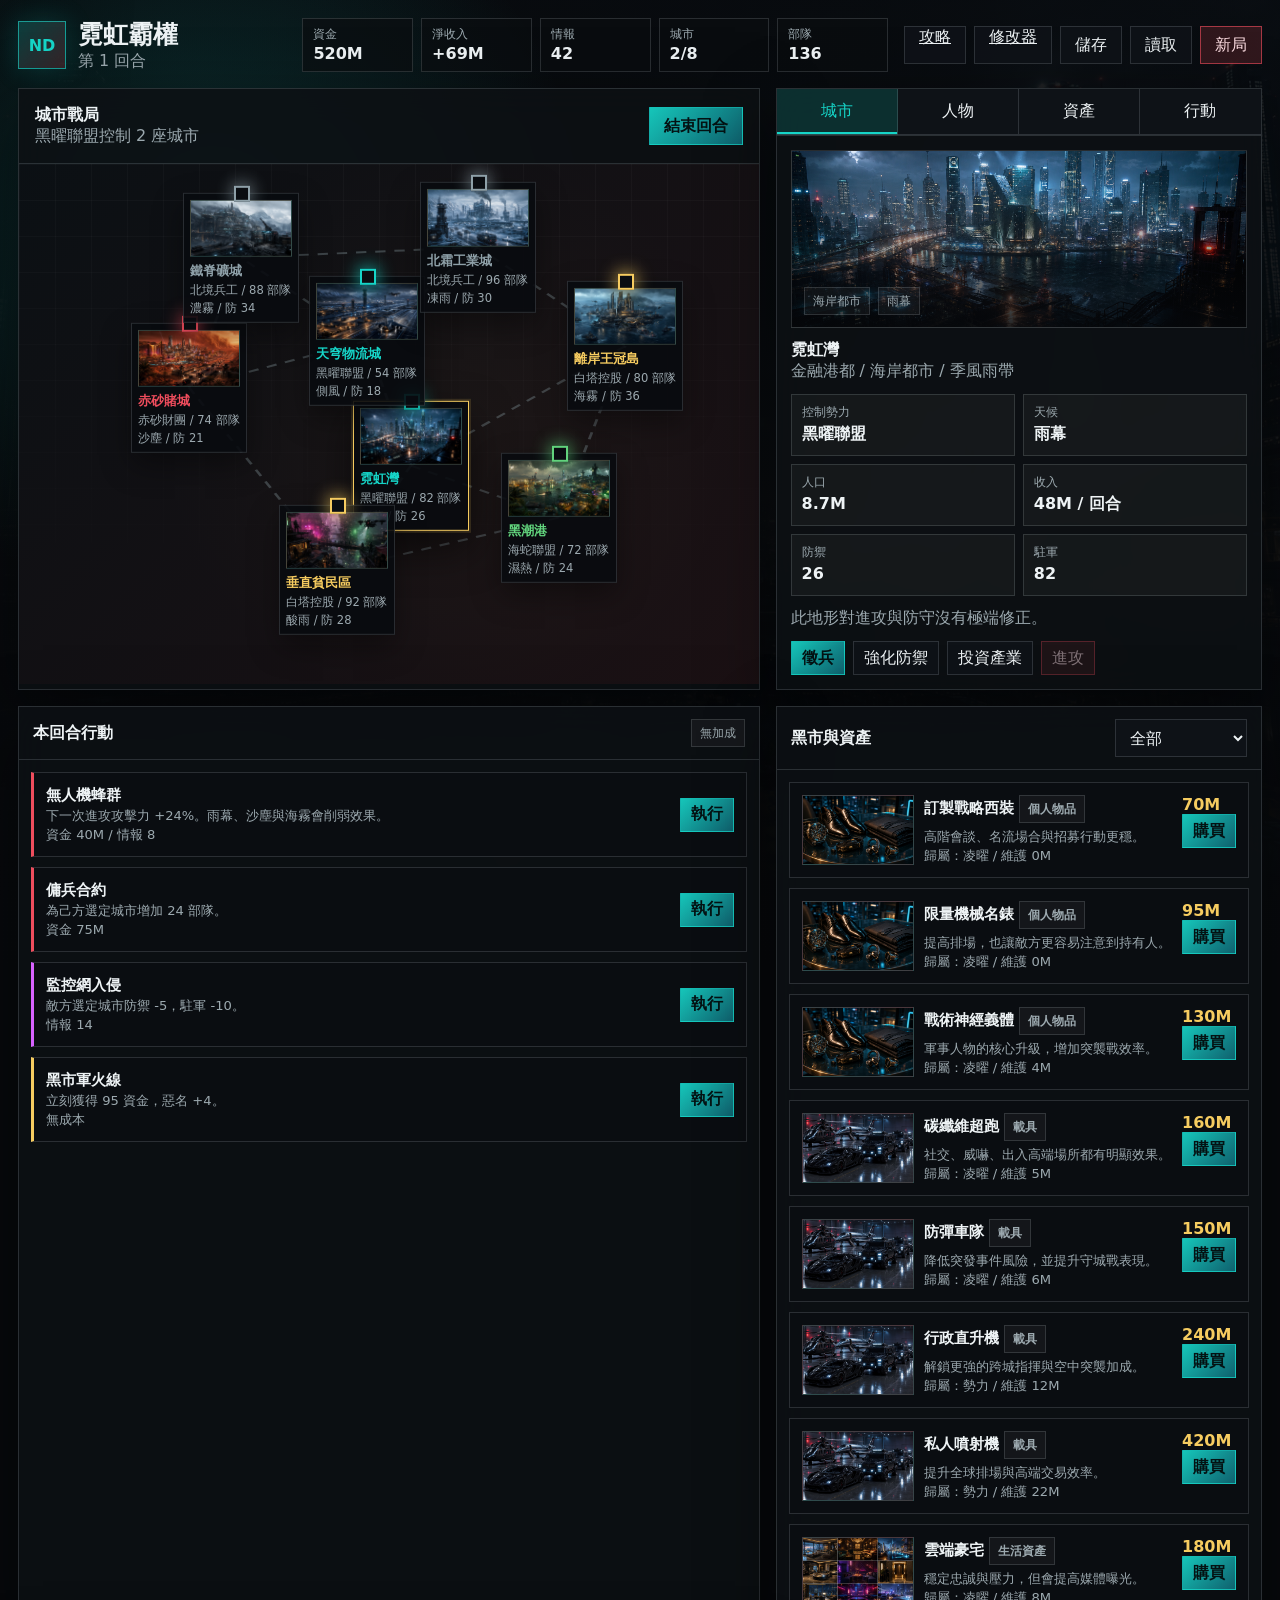
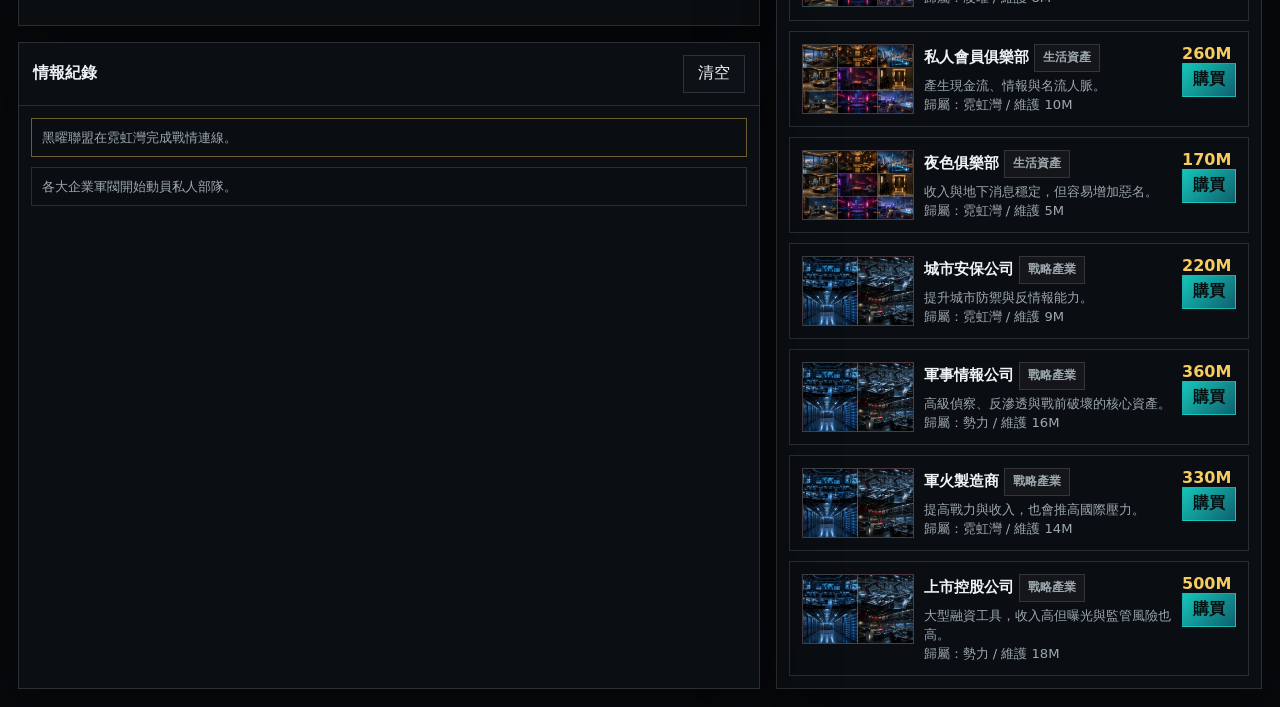
<file: index.html>
<!doctype html>
<html lang="zh-Hant">
  <head>
    <meta charset="utf-8" />
    <meta name="viewport" content="width=device-width, initial-scale=1" />
    <title>霓虹霸權</title>
    <link rel="stylesheet" href="styles.css" />
  </head>
  <body>
    <div class="app-shell">
      <header class="topbar">
        <div class="brand">
          <span class="brand-mark">ND</span>
          <div>
            <h1>霓虹霸權</h1>
            <p id="turnLabel">第 1 回合</p>
          </div>
        </div>
        <div class="stat-strip" id="statStrip"></div>
        <div class="top-actions">
          <a class="ghost-btn nav-link" href="guide.html">攻略</a>
          <a class="ghost-btn nav-link" href="modifier.html">修改器</a>
          <button class="ghost-btn" type="button" data-command="save">儲存</button>
          <button class="ghost-btn" type="button" data-command="load">讀取</button>
          <button class="danger-btn" type="button" data-command="new-game">新局</button>
        </div>
      </header>

      <main class="game-grid">
        <section class="panel map-panel" aria-label="城市地圖">
          <div class="panel-head">
            <div>
              <h2>城市戰局</h2>
              <p id="mapSummary">黑曜聯盟控制 0 座城市</p>
            </div>
            <button class="primary-btn" type="button" data-command="end-turn">結束回合</button>
          </div>
          <div class="map-canvas" id="cityMap">
            <svg class="route-layer" id="routeLayer" viewBox="0 0 100 100" preserveAspectRatio="none" aria-hidden="true"></svg>
            <div class="city-layer" id="cityLayer"></div>
          </div>
        </section>

        <section class="panel detail-panel" aria-label="指揮中心">
          <div class="tabs" role="tablist">
            <button class="tab active" type="button" data-tab="city">城市</button>
            <button class="tab" type="button" data-tab="officers">人物</button>
            <button class="tab" type="button" data-tab="assets">資產</button>
            <button class="tab" type="button" data-tab="actions">行動</button>
          </div>
          <div id="detailPanel"></div>
        </section>

        <section class="panel action-panel" aria-label="行動牌">
          <div class="panel-head compact">
            <h2>本回合行動</h2>
            <span id="buffLabel" class="pill">無加成</span>
          </div>
          <div class="action-hand" id="actionHand"></div>
        </section>

        <section class="panel market-panel" aria-label="資產商店">
          <div class="panel-head compact">
            <h2>黑市與資產</h2>
            <select id="marketFilter" class="select-control" aria-label="資產分類">
              <option value="all">全部</option>
              <option value="personal">個人物品</option>
              <option value="vehicle">載具</option>
              <option value="lifestyle">生活資產</option>
              <option value="industry">戰略產業</option>
            </select>
          </div>
          <div class="market-list" id="marketList"></div>
        </section>

        <section class="panel log-panel" aria-label="情報紀錄">
          <div class="panel-head compact">
            <h2>情報紀錄</h2>
            <button class="ghost-btn" type="button" data-command="clear-log">清空</button>
          </div>
          <div class="log-list" id="logList"></div>
        </section>
      </main>
    </div>

    <template id="portraitUploadTemplate">
      <label class="upload-box">
        <input type="file" accept="image/*" id="portraitInput" />
        <span>上傳頭像</span>
      </label>
    </template>

    <script src="app.js"></script>
  </body>
</html>
</file>
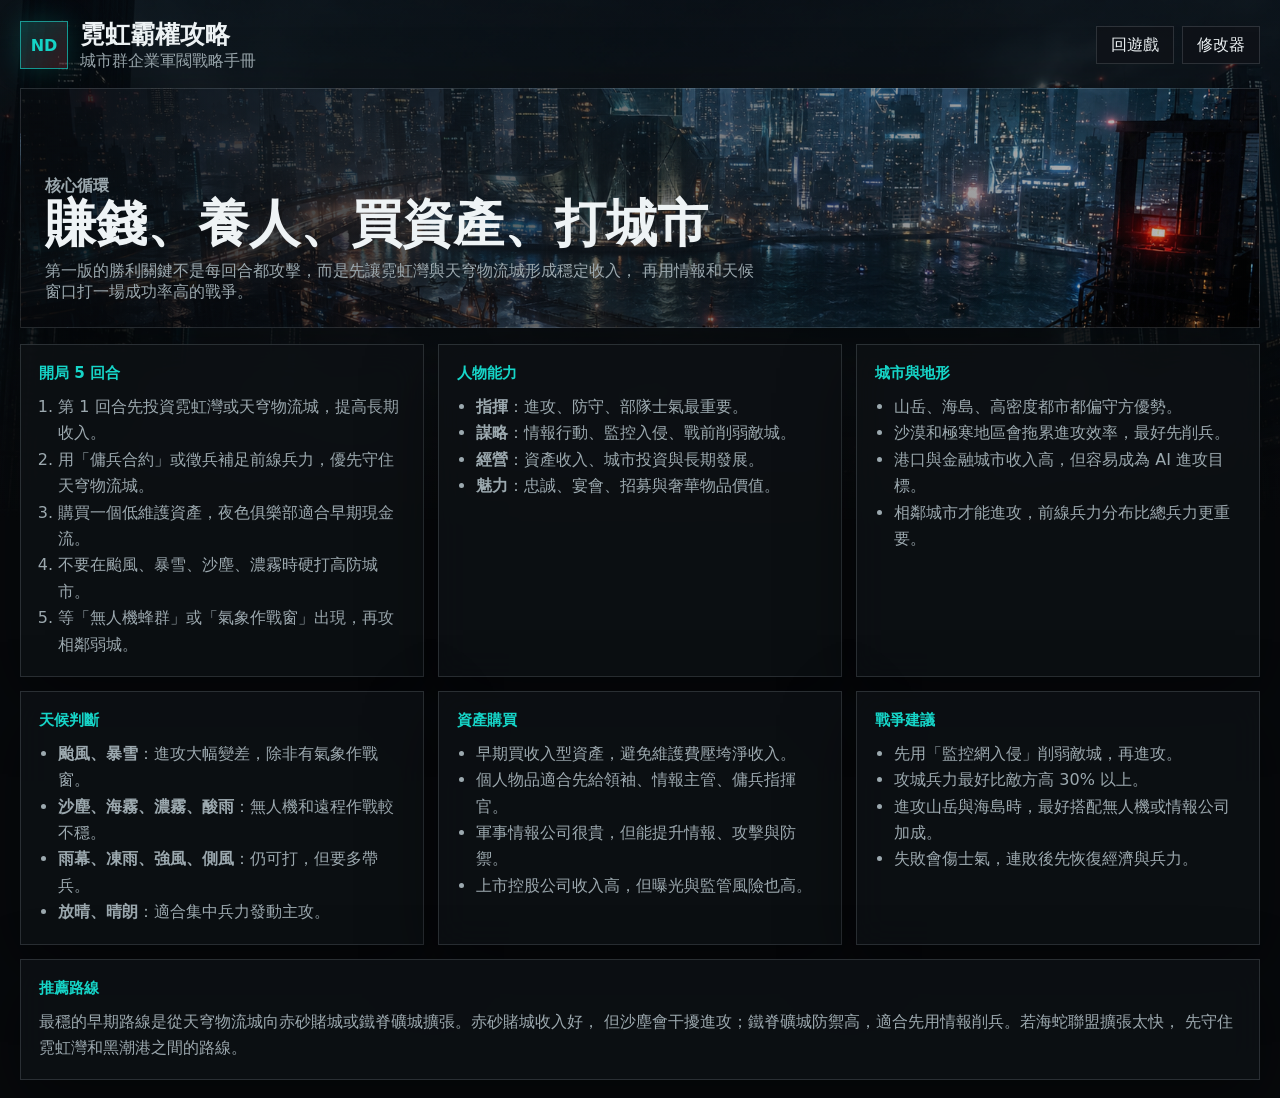
<file: guide.html>
<!doctype html>
<html lang="zh-Hant">
  <head>
    <meta charset="utf-8" />
    <meta name="viewport" content="width=device-width, initial-scale=1" />
    <title>霓虹霸權攻略</title>
    <link rel="stylesheet" href="styles.css" />
    <link rel="stylesheet" href="pages.css" />
  </head>
  <body>
    <div class="page-shell">
      <header class="page-header">
        <div class="brand">
          <span class="brand-mark">ND</span>
          <div>
            <h1>霓虹霸權攻略</h1>
            <p>城市群企業軍閥戰略手冊</p>
          </div>
        </div>
        <nav class="page-nav" aria-label="頁面連結">
          <a class="ghost-btn nav-link" href="index.html">回遊戲</a>
          <a class="ghost-btn nav-link" href="modifier.html">修改器</a>
        </nav>
      </header>

      <main class="guide-layout">
        <section class="guide-hero">
          <div>
            <p class="eyebrow">核心循環</p>
            <h2>賺錢、養人、買資產、打城市</h2>
            <p>
              第一版的勝利關鍵不是每回合都攻擊，而是先讓霓虹灣與天穹物流城形成穩定收入，
              再用情報和天候窗口打一場成功率高的戰爭。
            </p>
          </div>
        </section>

        <section class="guide-grid">
          <article class="guide-card">
            <h3>開局 5 回合</h3>
            <ol>
              <li>第 1 回合先投資霓虹灣或天穹物流城，提高長期收入。</li>
              <li>用「傭兵合約」或徵兵補足前線兵力，優先守住天穹物流城。</li>
              <li>購買一個低維護資產，夜色俱樂部適合早期現金流。</li>
              <li>不要在颱風、暴雪、沙塵、濃霧時硬打高防城市。</li>
              <li>等「無人機蜂群」或「氣象作戰窗」出現，再攻相鄰弱城。</li>
            </ol>
          </article>

          <article class="guide-card">
            <h3>人物能力</h3>
            <ul>
              <li><strong>指揮</strong>：進攻、防守、部隊士氣最重要。</li>
              <li><strong>謀略</strong>：情報行動、監控入侵、戰前削弱敵城。</li>
              <li><strong>經營</strong>：資產收入、城市投資與長期發展。</li>
              <li><strong>魅力</strong>：忠誠、宴會、招募與奢華物品價值。</li>
            </ul>
          </article>

          <article class="guide-card">
            <h3>城市與地形</h3>
            <ul>
              <li>山岳、海島、高密度都市都偏守方優勢。</li>
              <li>沙漠和極寒地區會拖累進攻效率，最好先削兵。</li>
              <li>港口與金融城市收入高，但容易成為 AI 進攻目標。</li>
              <li>相鄰城市才能進攻，前線兵力分布比總兵力更重要。</li>
            </ul>
          </article>

          <article class="guide-card">
            <h3>天候判斷</h3>
            <ul>
              <li><strong>颱風、暴雪</strong>：進攻大幅變差，除非有氣象作戰窗。</li>
              <li><strong>沙塵、海霧、濃霧、酸雨</strong>：無人機和遠程作戰較不穩。</li>
              <li><strong>雨幕、凍雨、強風、側風</strong>：仍可打，但要多帶兵。</li>
              <li><strong>放晴、晴朗</strong>：適合集中兵力發動主攻。</li>
            </ul>
          </article>

          <article class="guide-card">
            <h3>資產購買</h3>
            <ul>
              <li>早期買收入型資產，避免維護費壓垮淨收入。</li>
              <li>個人物品適合先給領袖、情報主管、傭兵指揮官。</li>
              <li>軍事情報公司很貴，但能提升情報、攻擊與防禦。</li>
              <li>上市控股公司收入高，但曝光與監管風險也高。</li>
            </ul>
          </article>

          <article class="guide-card">
            <h3>戰爭建議</h3>
            <ul>
              <li>先用「監控網入侵」削弱敵城，再進攻。</li>
              <li>攻城兵力最好比敵方高 30% 以上。</li>
              <li>進攻山岳與海島時，最好搭配無人機或情報公司加成。</li>
              <li>失敗會傷士氣，連敗後先恢復經濟與兵力。</li>
            </ul>
          </article>
        </section>

        <section class="guide-card full">
          <h3>推薦路線</h3>
          <p>
            最穩的早期路線是從天穹物流城向赤砂賭城或鐵脊礦城擴張。赤砂賭城收入好，
            但沙塵會干擾進攻；鐵脊礦城防禦高，適合先用情報削兵。若海蛇聯盟擴張太快，
            先守住霓虹灣和黑潮港之間的路線。
          </p>
        </section>
      </main>
    </div>
  </body>
</html>
</file>
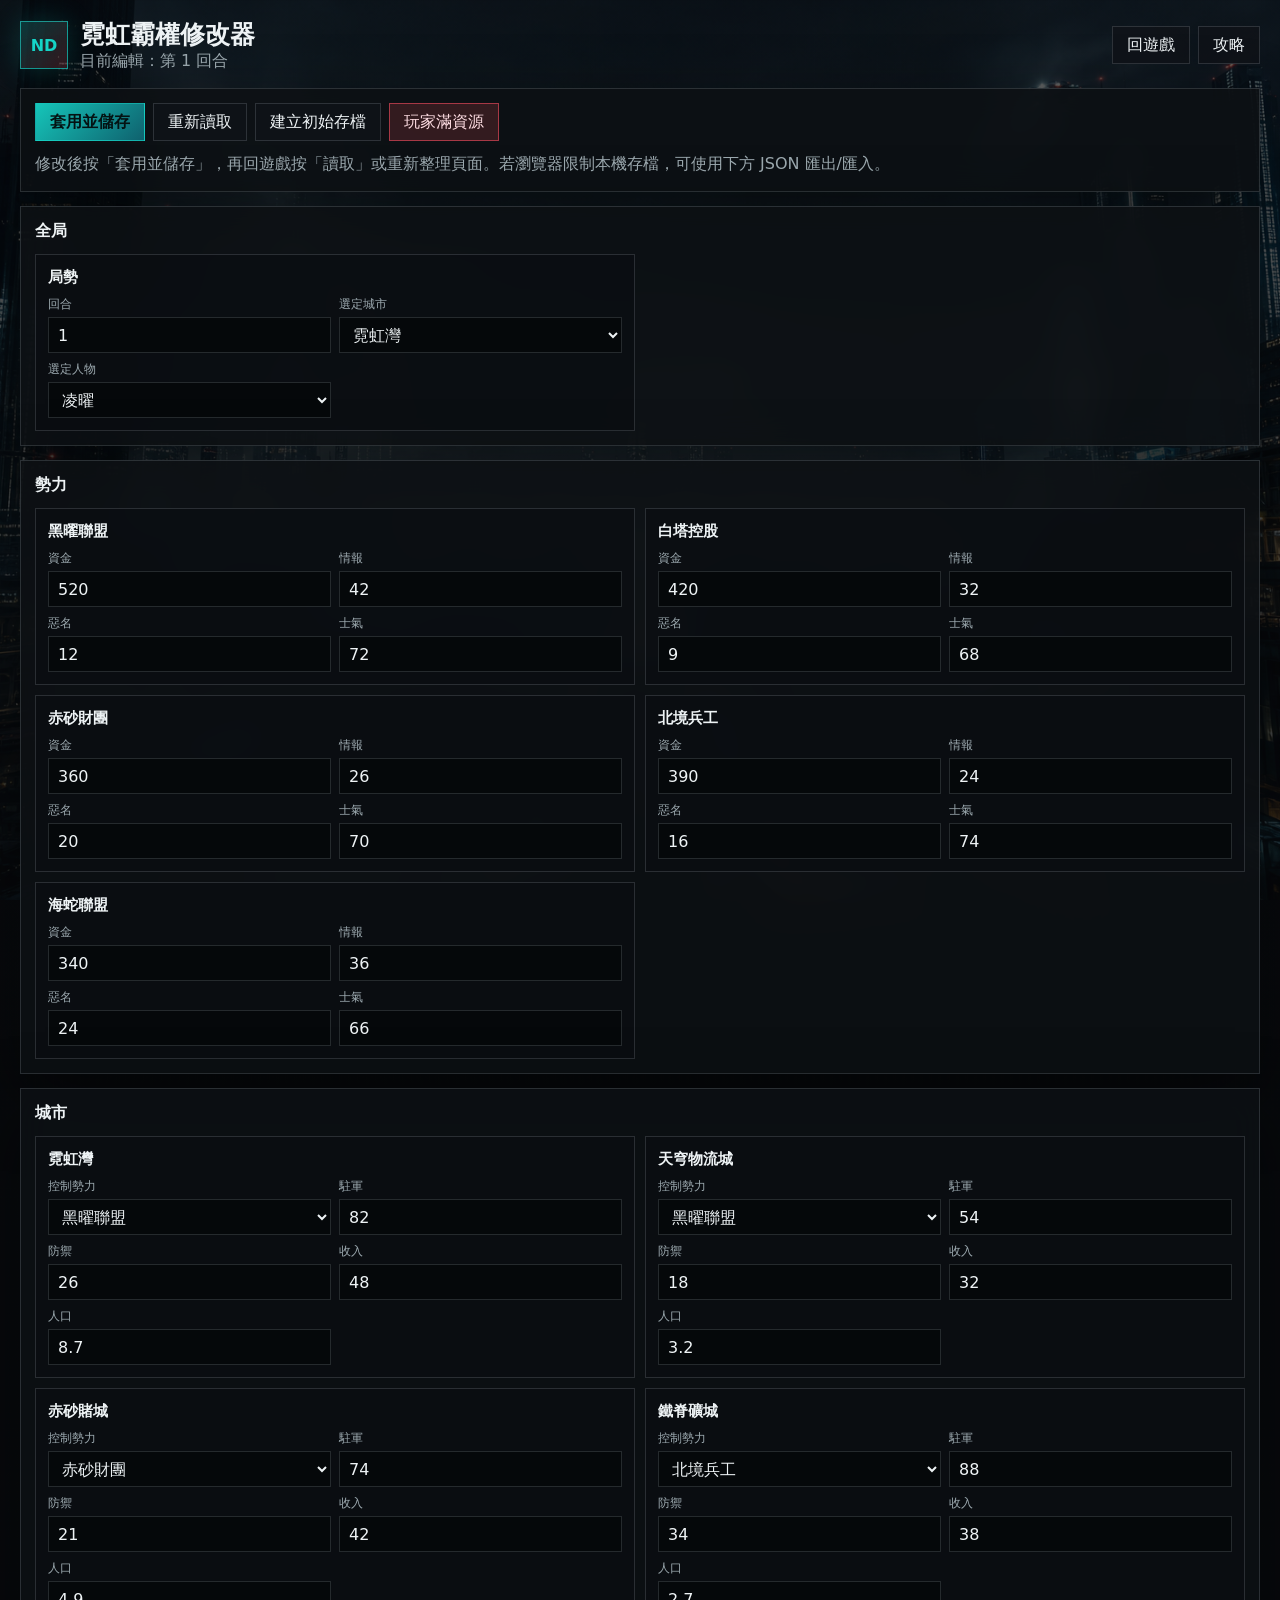
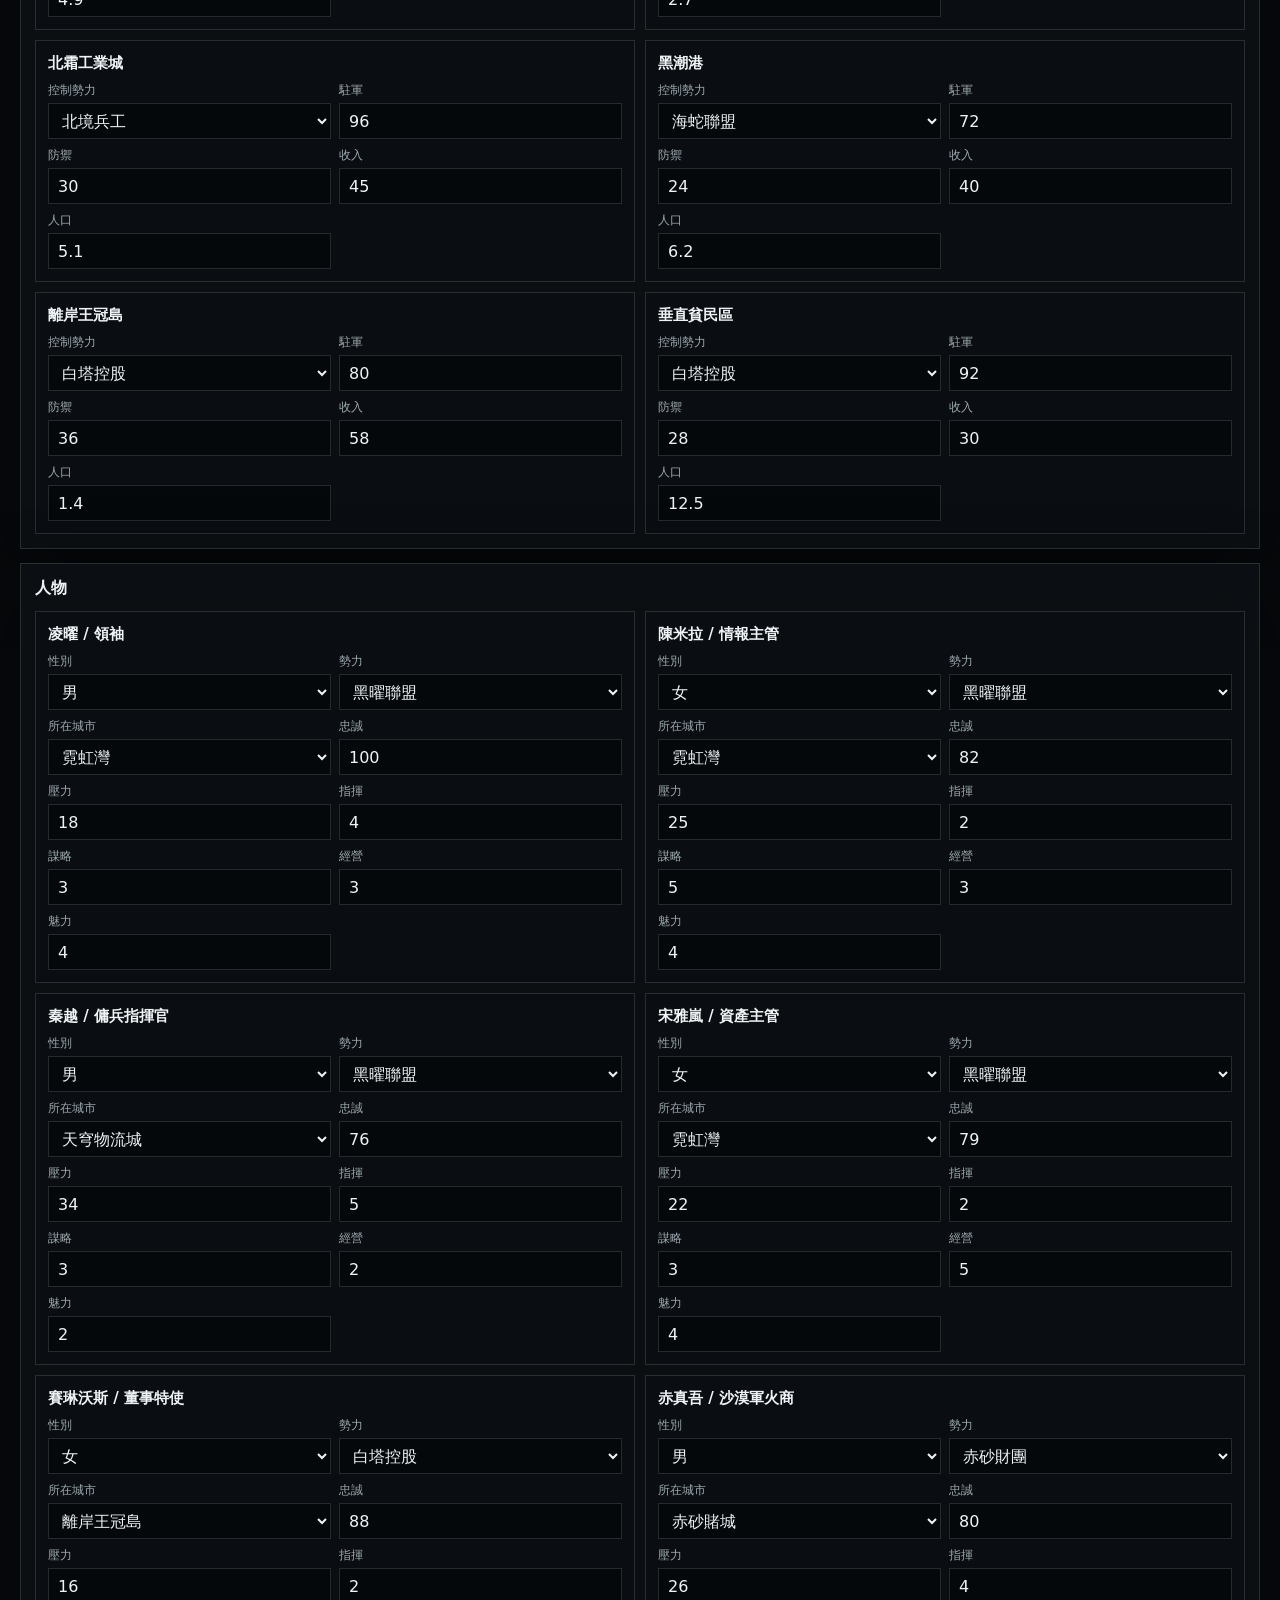
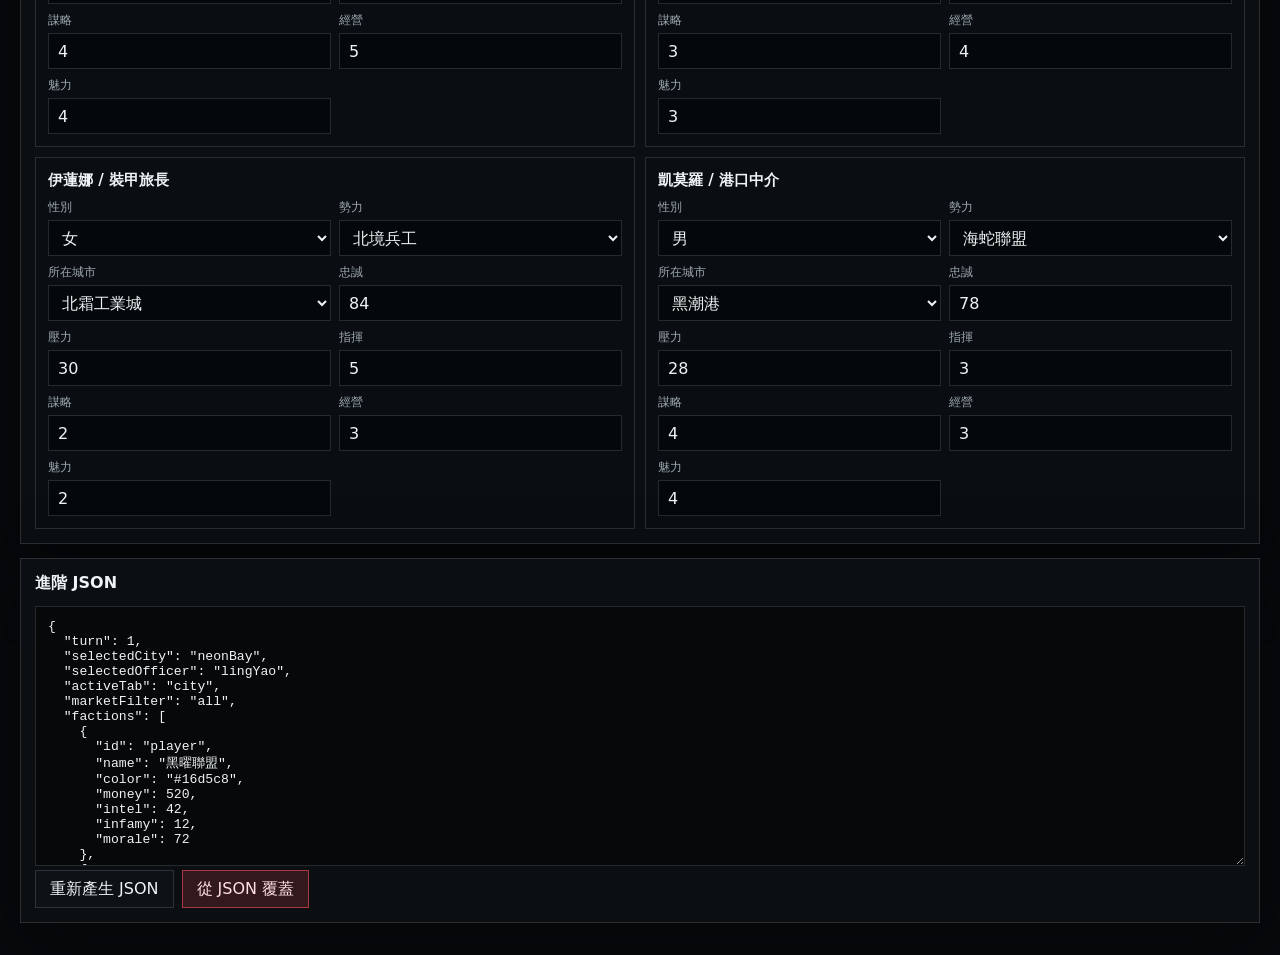
<file: modifier.html>
<!doctype html>
<html lang="zh-Hant">
  <head>
    <meta charset="utf-8" />
    <meta name="viewport" content="width=device-width, initial-scale=1" />
    <title>霓虹霸權修改器</title>
    <link rel="stylesheet" href="styles.css" />
    <link rel="stylesheet" href="pages.css" />
  </head>
  <body>
    <div class="page-shell">
      <header class="page-header">
        <div class="brand">
          <span class="brand-mark">ND</span>
          <div>
            <h1>霓虹霸權修改器</h1>
            <p id="saveStatus">讀取中</p>
          </div>
        </div>
        <nav class="page-nav" aria-label="頁面連結">
          <a class="ghost-btn nav-link" href="index.html">回遊戲</a>
          <a class="ghost-btn nav-link" href="guide.html">攻略</a>
        </nav>
      </header>

      <main class="modifier-layout">
        <section class="tool-panel">
          <div class="tool-actions">
            <button class="primary-btn" type="button" data-tool="save">套用並儲存</button>
            <button class="ghost-btn" type="button" data-tool="reload">重新讀取</button>
            <button class="ghost-btn" type="button" data-tool="create">建立初始存檔</button>
            <button class="danger-btn" type="button" data-tool="max-player">玩家滿資源</button>
          </div>
          <div class="modifier-note">
            修改後按「套用並儲存」，再回遊戲按「讀取」或重新整理頁面。若瀏覽器限制本機存檔，可使用下方 JSON 匯出/匯入。
          </div>
        </section>

        <section class="editor-section">
          <div class="section-head">
            <h2>全局</h2>
          </div>
          <div id="globalEditor" class="editor-grid"></div>
        </section>

        <section class="editor-section">
          <div class="section-head">
            <h2>勢力</h2>
          </div>
          <div id="factionEditor" class="editor-grid"></div>
        </section>

        <section class="editor-section">
          <div class="section-head">
            <h2>城市</h2>
          </div>
          <div id="cityEditor" class="editor-grid"></div>
        </section>

        <section class="editor-section">
          <div class="section-head">
            <h2>人物</h2>
          </div>
          <div id="officerEditor" class="editor-grid"></div>
        </section>

        <section class="editor-section">
          <div class="section-head">
            <h2>進階 JSON</h2>
          </div>
          <textarea id="jsonBox" class="json-box" spellcheck="false"></textarea>
          <div class="tool-actions">
            <button class="ghost-btn" type="button" data-tool="export-json">重新產生 JSON</button>
            <button class="danger-btn" type="button" data-tool="import-json">從 JSON 覆蓋</button>
          </div>
        </section>
      </main>
    </div>
    <script src="modifier.js"></script>
  </body>
</html>
</file>
<file: styles.css>
:root {
  color-scheme: dark;
  --bg: #07090c;
  --panel: rgba(13, 16, 20, 0.88);
  --panel-strong: rgba(20, 24, 30, 0.94);
  --line: rgba(235, 245, 255, 0.14);
  --line-strong: rgba(246, 204, 96, 0.38);
  --text: #eef3f5;
  --muted: #9ca9af;
  --cyan: #16d5c8;
  --amber: #f6cc60;
  --red: #ef4d5d;
  --green: #62d47d;
  --steel: #8ea0a8;
  --magenta: #d862ff;
  --shadow: 0 24px 70px rgba(0, 0, 0, 0.42);
}

* {
  box-sizing: border-box;
}

body {
  margin: 0;
  min-height: 100vh;
  font-family:
    "Microsoft JhengHei",
    "PingFang TC",
    "Noto Sans TC",
    system-ui,
    sans-serif;
  background:
    linear-gradient(180deg, rgba(7, 9, 12, 0.55), #07090c 42%),
    url("assets/city-background.png") center top / cover fixed;
  color: var(--text);
}

button,
input,
select {
  font: inherit;
}

button {
  border: 0;
  color: inherit;
  cursor: pointer;
}

button:disabled {
  cursor: not-allowed;
  opacity: 0.48;
}

.app-shell {
  min-height: 100vh;
  padding: 18px;
  background:
    radial-gradient(circle at 16% 10%, rgba(22, 213, 200, 0.18), transparent 24rem),
    linear-gradient(90deg, rgba(7, 9, 12, 0.94), rgba(7, 9, 12, 0.72));
}

.topbar {
  display: grid;
  grid-template-columns: minmax(220px, 1.1fr) minmax(360px, 2.4fr) auto;
  gap: 16px;
  align-items: center;
  max-width: 1500px;
  margin: 0 auto 16px;
}

.brand {
  display: flex;
  align-items: center;
  gap: 12px;
}

.brand-mark {
  display: grid;
  place-items: center;
  width: 48px;
  height: 48px;
  border: 1px solid rgba(22, 213, 200, 0.65);
  background: linear-gradient(135deg, rgba(22, 213, 200, 0.22), rgba(239, 77, 93, 0.2));
  color: var(--cyan);
  font-weight: 900;
  letter-spacing: 0;
  box-shadow: 0 0 28px rgba(22, 213, 200, 0.18);
}

h1,
h2,
h3,
p {
  margin: 0;
}

h1 {
  font-size: 1.55rem;
  letter-spacing: 0;
}

h2 {
  font-size: 1rem;
  letter-spacing: 0;
}

h3 {
  font-size: 0.95rem;
}

.brand p,
.panel-head p,
.muted {
  color: var(--muted);
}

.stat-strip {
  display: grid;
  grid-template-columns: repeat(5, minmax(86px, 1fr));
  gap: 8px;
}

.stat {
  min-height: 48px;
  padding: 8px 10px;
  border: 1px solid var(--line);
  background: rgba(10, 13, 17, 0.7);
}

.stat small {
  display: block;
  color: var(--muted);
  font-size: 0.72rem;
}

.stat strong {
  display: block;
  margin-top: 2px;
  font-size: 1rem;
}

.top-actions {
  display: flex;
  justify-content: flex-end;
  gap: 8px;
}

.primary-btn,
.ghost-btn,
.danger-btn,
.small-btn,
.tab,
.select-control {
  min-height: 38px;
  border: 1px solid var(--line);
  background: rgba(15, 19, 25, 0.88);
}

.primary-btn,
.small-btn.buy {
  border-color: rgba(22, 213, 200, 0.6);
  background: linear-gradient(135deg, rgba(22, 213, 200, 0.92), rgba(15, 104, 118, 0.92));
  color: #041213;
  font-weight: 800;
}

.danger-btn,
.small-btn.attack {
  border-color: rgba(239, 77, 93, 0.62);
  background: rgba(239, 77, 93, 0.17);
  color: #ffdfe4;
}

.ghost-btn,
.small-btn {
  color: var(--text);
}

.primary-btn,
.ghost-btn,
.danger-btn {
  padding: 0 14px;
}

.game-grid {
  display: grid;
  grid-template-columns: minmax(520px, 1.25fr) minmax(380px, 0.82fr);
  grid-template-areas:
    "map detail"
    "actions market"
    "log market";
  gap: 16px;
  max-width: 1500px;
  margin: 0 auto;
}

.panel {
  border: 1px solid var(--line);
  background: var(--panel);
  box-shadow: var(--shadow);
  backdrop-filter: blur(16px);
}

.map-panel {
  grid-area: map;
}

.detail-panel {
  grid-area: detail;
  min-height: 580px;
}

.action-panel {
  grid-area: actions;
}

.market-panel {
  grid-area: market;
}

.log-panel {
  grid-area: log;
}

.panel-head {
  display: flex;
  align-items: center;
  justify-content: space-between;
  gap: 12px;
  padding: 16px;
  border-bottom: 1px solid var(--line);
}

.panel-head.compact {
  padding: 12px 14px;
}

.map-canvas {
  position: relative;
  height: 520px;
  overflow: hidden;
  background:
    linear-gradient(135deg, rgba(11, 16, 20, 0.9), rgba(35, 19, 22, 0.7)),
    radial-gradient(circle at 58% 50%, rgba(246, 204, 96, 0.14), transparent 18rem);
}

.map-canvas::before {
  content: "";
  position: absolute;
  inset: 0;
  background-image:
    linear-gradient(rgba(255, 255, 255, 0.035) 1px, transparent 1px),
    linear-gradient(90deg, rgba(255, 255, 255, 0.035) 1px, transparent 1px);
  background-size: 36px 36px;
  mask-image: linear-gradient(to bottom, rgba(0, 0, 0, 0.8), transparent 92%);
}

.route-layer {
  position: absolute;
  inset: 0;
  width: 100%;
  height: 100%;
}

.route-line {
  stroke: rgba(142, 160, 168, 0.34);
  stroke-width: 0.38;
  stroke-dasharray: 1.4 1.2;
}

.city-node {
  position: absolute;
  display: grid;
  width: 116px;
  min-height: 102px;
  padding: 6px;
  transform: translate(-50%, -50%);
  border: 1px solid var(--line);
  background: rgba(8, 11, 15, 0.9);
  text-align: left;
  box-shadow: 0 12px 28px rgba(0, 0, 0, 0.36);
}

.city-node::before {
  content: "";
  width: 12px;
  height: 12px;
  border: 2px solid currentColor;
  background: #0a0d11;
  position: absolute;
  top: -8px;
  left: calc(50% - 7px);
  box-shadow: 0 0 18px currentColor;
}

.city-node.active {
  border-color: var(--amber);
  box-shadow:
    0 0 0 2px rgba(246, 204, 96, 0.14),
    0 18px 42px rgba(0, 0, 0, 0.55);
}

.city-node strong,
.city-node span {
  display: block;
}

.city-node strong {
  font-size: 0.82rem;
}

.city-node span {
  margin-top: 3px;
  color: var(--muted);
  font-size: 0.72rem;
}

.city-node-art {
  width: 100%;
  aspect-ratio: 16 / 9;
  margin-bottom: 5px;
  object-fit: cover;
  display: block;
  background:
    linear-gradient(135deg, rgba(22, 213, 200, 0.18), rgba(246, 204, 96, 0.14)),
    rgba(255, 255, 255, 0.04);
  border: 1px solid rgba(255, 255, 255, 0.1);
}

.tabs {
  display: grid;
  grid-template-columns: repeat(4, 1fr);
  border-bottom: 1px solid var(--line);
}

.tab {
  border-top: 0;
  border-left: 0;
  min-height: 46px;
}

.tab:last-child {
  border-right: 0;
}

.tab.active {
  background: rgba(22, 213, 200, 0.16);
  color: var(--cyan);
  box-shadow: inset 0 -2px 0 var(--cyan);
}

#detailPanel {
  padding: 14px;
}

.city-hero {
  position: relative;
  display: flex;
  align-items: flex-end;
  gap: 8px;
  min-height: 178px;
  margin-bottom: 12px;
  padding: 12px;
  border: 1px solid var(--line);
  overflow: hidden;
  background:
    linear-gradient(180deg, transparent 20%, rgba(5, 7, 10, 0.86)),
    rgba(255, 255, 255, 0.04);
}

.city-hero::after {
  content: "";
  position: absolute;
  inset: 0;
  background: linear-gradient(180deg, transparent 20%, rgba(5, 7, 10, 0.88));
}

.city-hero-img {
  position: absolute;
  inset: 0;
  width: 100%;
  height: 100%;
  object-fit: cover;
}

.city-hero .pill {
  position: relative;
  z-index: 1;
}

.summary-grid {
  display: grid;
  grid-template-columns: repeat(2, 1fr);
  gap: 8px;
  margin: 12px 0;
}

.metric {
  border: 1px solid var(--line);
  background: rgba(255, 255, 255, 0.035);
  padding: 10px;
  min-height: 62px;
}

.metric small {
  display: block;
  color: var(--muted);
  font-size: 0.72rem;
}

.metric strong {
  display: block;
  margin-top: 4px;
  font-size: 1rem;
}

.command-row,
.filter-row {
  display: flex;
  flex-wrap: wrap;
  gap: 8px;
  margin-top: 12px;
}

.small-btn {
  min-height: 34px;
  padding: 0 10px;
}

.pill {
  display: inline-flex;
  align-items: center;
  min-height: 28px;
  padding: 4px 8px;
  border: 1px solid var(--line);
  background: rgba(255, 255, 255, 0.04);
  color: var(--muted);
  font-size: 0.78rem;
}

.officer-list,
.asset-list,
.market-list,
.action-hand,
.log-list {
  display: grid;
  gap: 10px;
}

.officer-card,
.asset-card,
.market-card,
.action-card,
.log-entry {
  border: 1px solid var(--line);
  background: rgba(10, 13, 17, 0.72);
}

.officer-card,
.market-card,
.action-card {
  padding: 12px;
}

.asset-card {
  display: grid;
  grid-template-columns: 104px 1fr;
  gap: 10px;
  padding: 10px;
}

.officer-card {
  display: grid;
  grid-template-columns: 58px 1fr;
  gap: 12px;
}

.officer-card.active {
  border-color: rgba(246, 204, 96, 0.58);
}

.portrait {
  display: grid;
  place-items: center;
  width: 58px;
  height: 58px;
  background-position: center;
  background-size: cover;
  color: #081014;
  font-weight: 900;
  overflow: hidden;
}

.portrait-img {
  width: 100%;
  height: 100%;
  object-fit: cover;
  display: block;
}

.ability-grid {
  display: grid;
  grid-template-columns: repeat(4, 1fr);
  gap: 6px;
  margin-top: 8px;
}

.ability {
  padding: 6px;
  background: rgba(255, 255, 255, 0.045);
  text-align: center;
  font-size: 0.75rem;
  color: var(--muted);
}

.ability strong {
  display: block;
  color: var(--text);
  font-size: 0.92rem;
}

.action-hand,
.market-list,
.log-list {
  padding: 12px;
}

.action-card {
  display: grid;
  grid-template-columns: 1fr auto;
  gap: 10px;
  align-items: center;
  border-left: 3px solid var(--cyan);
}

.action-card.military {
  border-left-color: var(--red);
}

.action-card.intel {
  border-left-color: var(--magenta);
}

.action-card.money {
  border-left-color: var(--amber);
}

.action-card.social {
  border-left-color: var(--green);
}

.card-copy p,
.market-card p,
.asset-card p,
.log-entry {
  color: var(--muted);
  font-size: 0.82rem;
  line-height: 1.45;
}

.asset-thumb,
.market-thumb {
  display: grid;
  place-items: center;
  width: 100%;
  aspect-ratio: 16 / 10;
  overflow: hidden;
  border: 1px solid rgba(255, 255, 255, 0.1);
  background:
    linear-gradient(135deg, rgba(22, 213, 200, 0.18), rgba(239, 77, 93, 0.16)),
    rgba(255, 255, 255, 0.04);
}

.thumb-img {
  width: 100%;
  height: 100%;
  object-fit: cover;
  display: block;
}

.market-card {
  display: grid;
  grid-template-columns: 112px 1fr auto;
  gap: 10px;
  align-items: start;
}

.market-card h3 {
  margin-bottom: 4px;
}

.cost {
  color: var(--amber);
  font-weight: 800;
  white-space: nowrap;
}

.select-control {
  min-width: 132px;
  padding: 0 10px;
  color: var(--text);
}

.log-list {
  max-height: 320px;
  overflow: auto;
}

.log-entry {
  padding: 9px 10px;
}

.log-entry:first-child {
  border-color: rgba(246, 204, 96, 0.42);
}

.form-grid {
  display: grid;
  grid-template-columns: 1fr 1fr;
  gap: 8px;
  margin-top: 12px;
}

.text-control {
  width: 100%;
  min-height: 38px;
  border: 1px solid var(--line);
  background: rgba(5, 7, 10, 0.8);
  color: var(--text);
  padding: 0 10px;
}

.upload-box {
  display: grid;
  place-items: center;
  min-height: 38px;
  border: 1px dashed rgba(22, 213, 200, 0.48);
  color: var(--cyan);
  cursor: pointer;
}

.upload-box input {
  display: none;
}

.empty-state {
  padding: 18px;
  border: 1px dashed var(--line);
  color: var(--muted);
  text-align: center;
}

@media (max-width: 1180px) {
  .topbar,
  .game-grid {
    grid-template-columns: 1fr;
  }

  .topbar {
    align-items: stretch;
  }

  .stat-strip {
    grid-template-columns: repeat(5, 1fr);
  }

  .game-grid {
    grid-template-areas:
      "map"
      "detail"
      "actions"
      "market"
      "log";
  }

  .detail-panel {
    min-height: auto;
  }
}

@media (max-width: 720px) {
  .app-shell {
    padding: 10px;
  }

  .stat-strip {
    grid-template-columns: repeat(2, 1fr);
  }

  .top-actions {
    justify-content: stretch;
  }

  .top-actions button {
    flex: 1;
  }

  .map-canvas {
    height: 460px;
  }

  .city-node {
    width: 96px;
    min-height: 96px;
  }

  .panel-head {
    align-items: stretch;
    flex-direction: column;
  }

  .summary-grid,
  .form-grid {
    grid-template-columns: 1fr;
  }

  .tabs {
    grid-template-columns: repeat(2, 1fr);
  }

  .market-card,
  .asset-card {
    grid-template-columns: 1fr;
  }

  .city-hero {
    min-height: 150px;
  }
}
</file>
<file: pages.css>
.nav-link {
  display: inline-flex;
  align-items: center;
  justify-content: center;
  text-decoration: none;
}

.page-shell {
  min-height: 100vh;
  padding: 18px;
  background:
    linear-gradient(180deg, rgba(7, 9, 12, 0.62), #07090c 48%),
    url("assets/city-background.png") center top / cover fixed;
}

.page-header {
  display: flex;
  align-items: center;
  justify-content: space-between;
  gap: 16px;
  max-width: 1240px;
  margin: 0 auto 16px;
}

.page-nav,
.tool-actions {
  display: flex;
  flex-wrap: wrap;
  gap: 8px;
}

.guide-layout,
.modifier-layout {
  max-width: 1240px;
  margin: 0 auto;
}

.guide-hero,
.guide-card,
.tool-panel,
.editor-section {
  border: 1px solid var(--line);
  background: var(--panel);
  box-shadow: var(--shadow);
  backdrop-filter: blur(16px);
}

.guide-hero {
  min-height: 240px;
  display: flex;
  align-items: flex-end;
  padding: 24px;
  margin-bottom: 16px;
  background:
    linear-gradient(90deg, rgba(7, 9, 12, 0.88), rgba(7, 9, 12, 0.24)),
    url("assets/cities/neon-bay.png") center / cover;
}

.guide-hero h2 {
  max-width: 720px;
  font-size: clamp(1.8rem, 4vw, 3.2rem);
  line-height: 1.05;
}

.guide-hero p {
  max-width: 720px;
  margin-top: 10px;
  color: var(--muted);
}

.eyebrow {
  color: var(--amber);
  font-weight: 800;
}

.guide-grid {
  display: grid;
  grid-template-columns: repeat(3, 1fr);
  gap: 14px;
}

.guide-card {
  padding: 18px;
}

.guide-card.full {
  margin-top: 14px;
}

.guide-card h3 {
  margin-bottom: 10px;
  color: var(--cyan);
}

.guide-card p,
.guide-card li,
.modifier-note {
  color: var(--muted);
  line-height: 1.65;
}

.guide-card ol,
.guide-card ul {
  margin: 0;
  padding-left: 1.2rem;
}

.tool-panel,
.editor-section {
  padding: 14px;
  margin-bottom: 14px;
}

.modifier-note {
  margin-top: 10px;
}

.section-head {
  display: flex;
  align-items: center;
  justify-content: space-between;
  margin-bottom: 12px;
}

.editor-grid {
  display: grid;
  grid-template-columns: repeat(2, minmax(260px, 1fr));
  gap: 10px;
}

.edit-card {
  border: 1px solid var(--line);
  background: rgba(10, 13, 17, 0.72);
  padding: 12px;
}

.edit-card h3 {
  margin-bottom: 8px;
}

.field-grid {
  display: grid;
  grid-template-columns: repeat(2, 1fr);
  gap: 8px;
}

.field {
  display: grid;
  gap: 4px;
}

.field label {
  color: var(--muted);
  font-size: 0.76rem;
}

.num-input,
.select-input,
.json-box {
  width: 100%;
  border: 1px solid var(--line);
  background: rgba(5, 7, 10, 0.86);
  color: var(--text);
}

.num-input,
.select-input {
  min-height: 36px;
  padding: 0 9px;
}

.json-box {
  min-height: 260px;
  padding: 12px;
  resize: vertical;
  font-family: Consolas, "Courier New", monospace;
  font-size: 0.82rem;
}

@media (max-width: 980px) {
  .page-header {
    align-items: stretch;
    flex-direction: column;
  }

  .guide-grid,
  .editor-grid {
    grid-template-columns: 1fr;
  }
}
</file>
